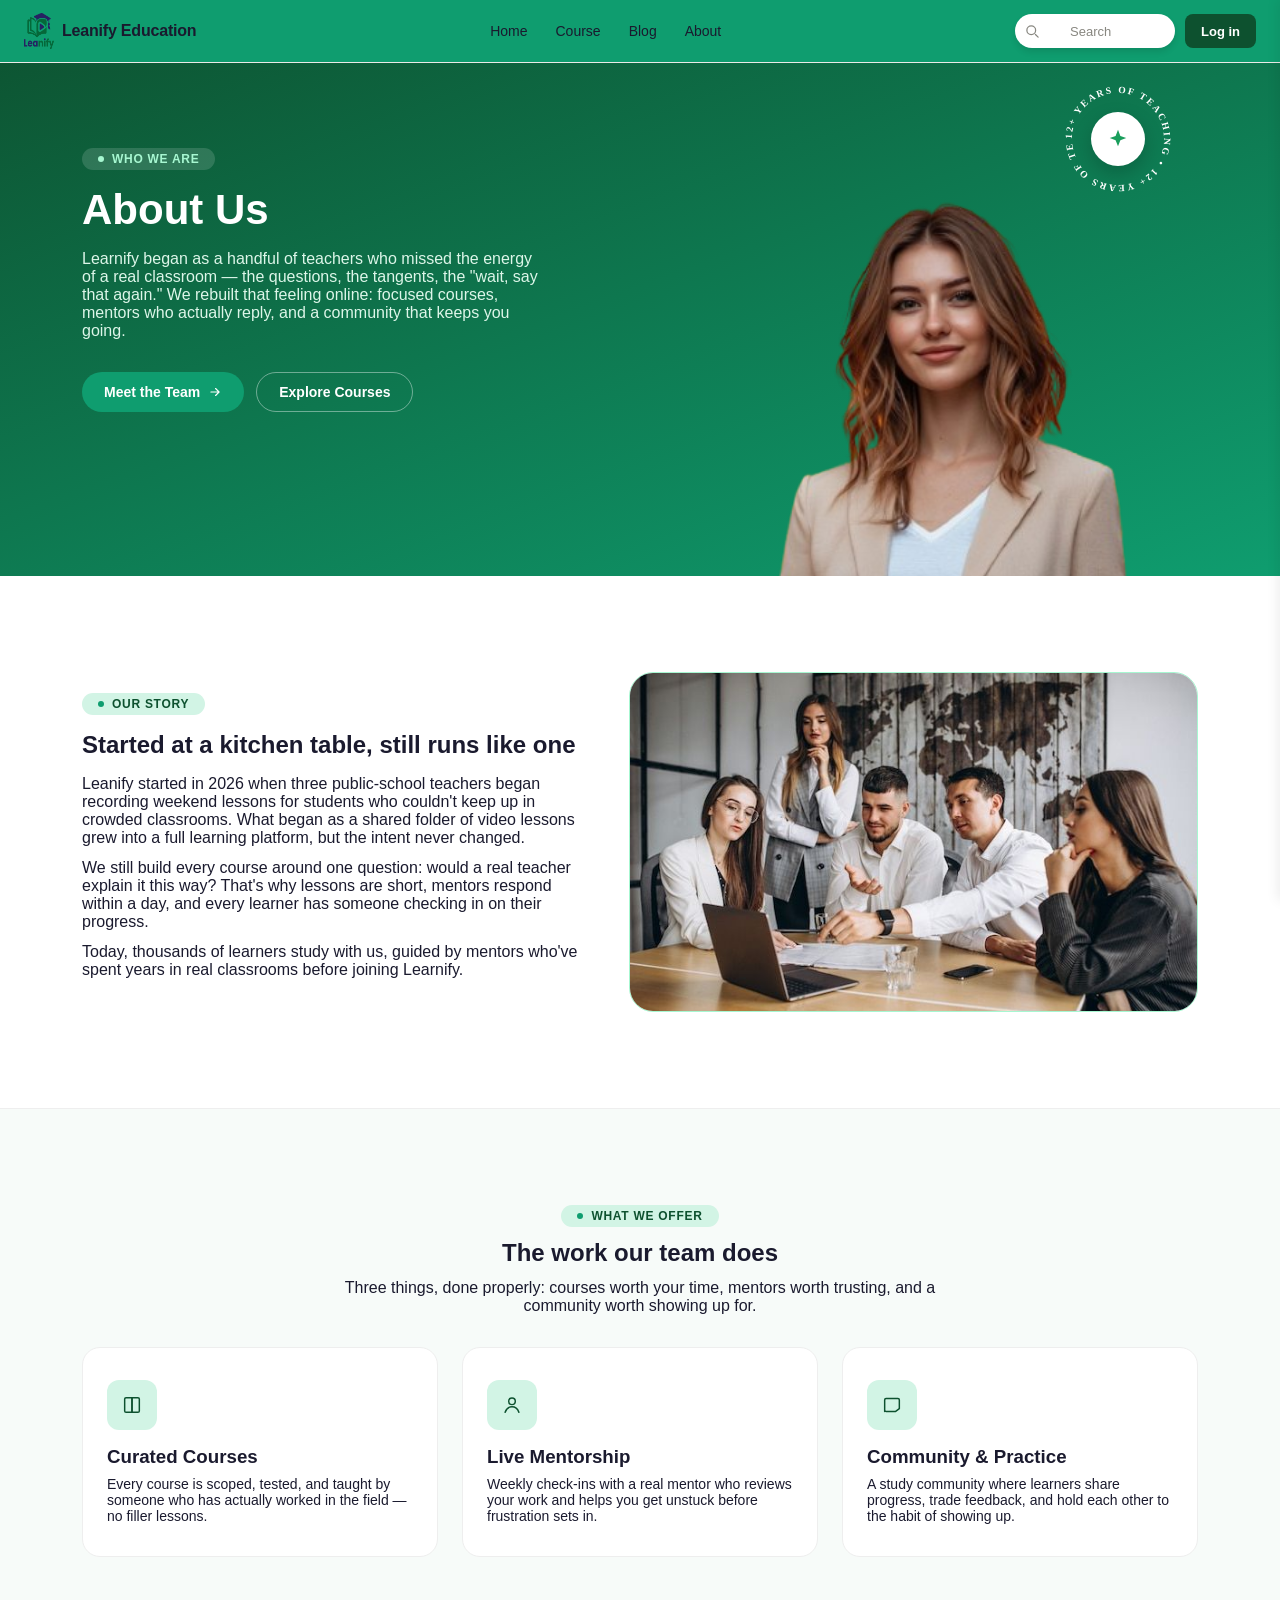
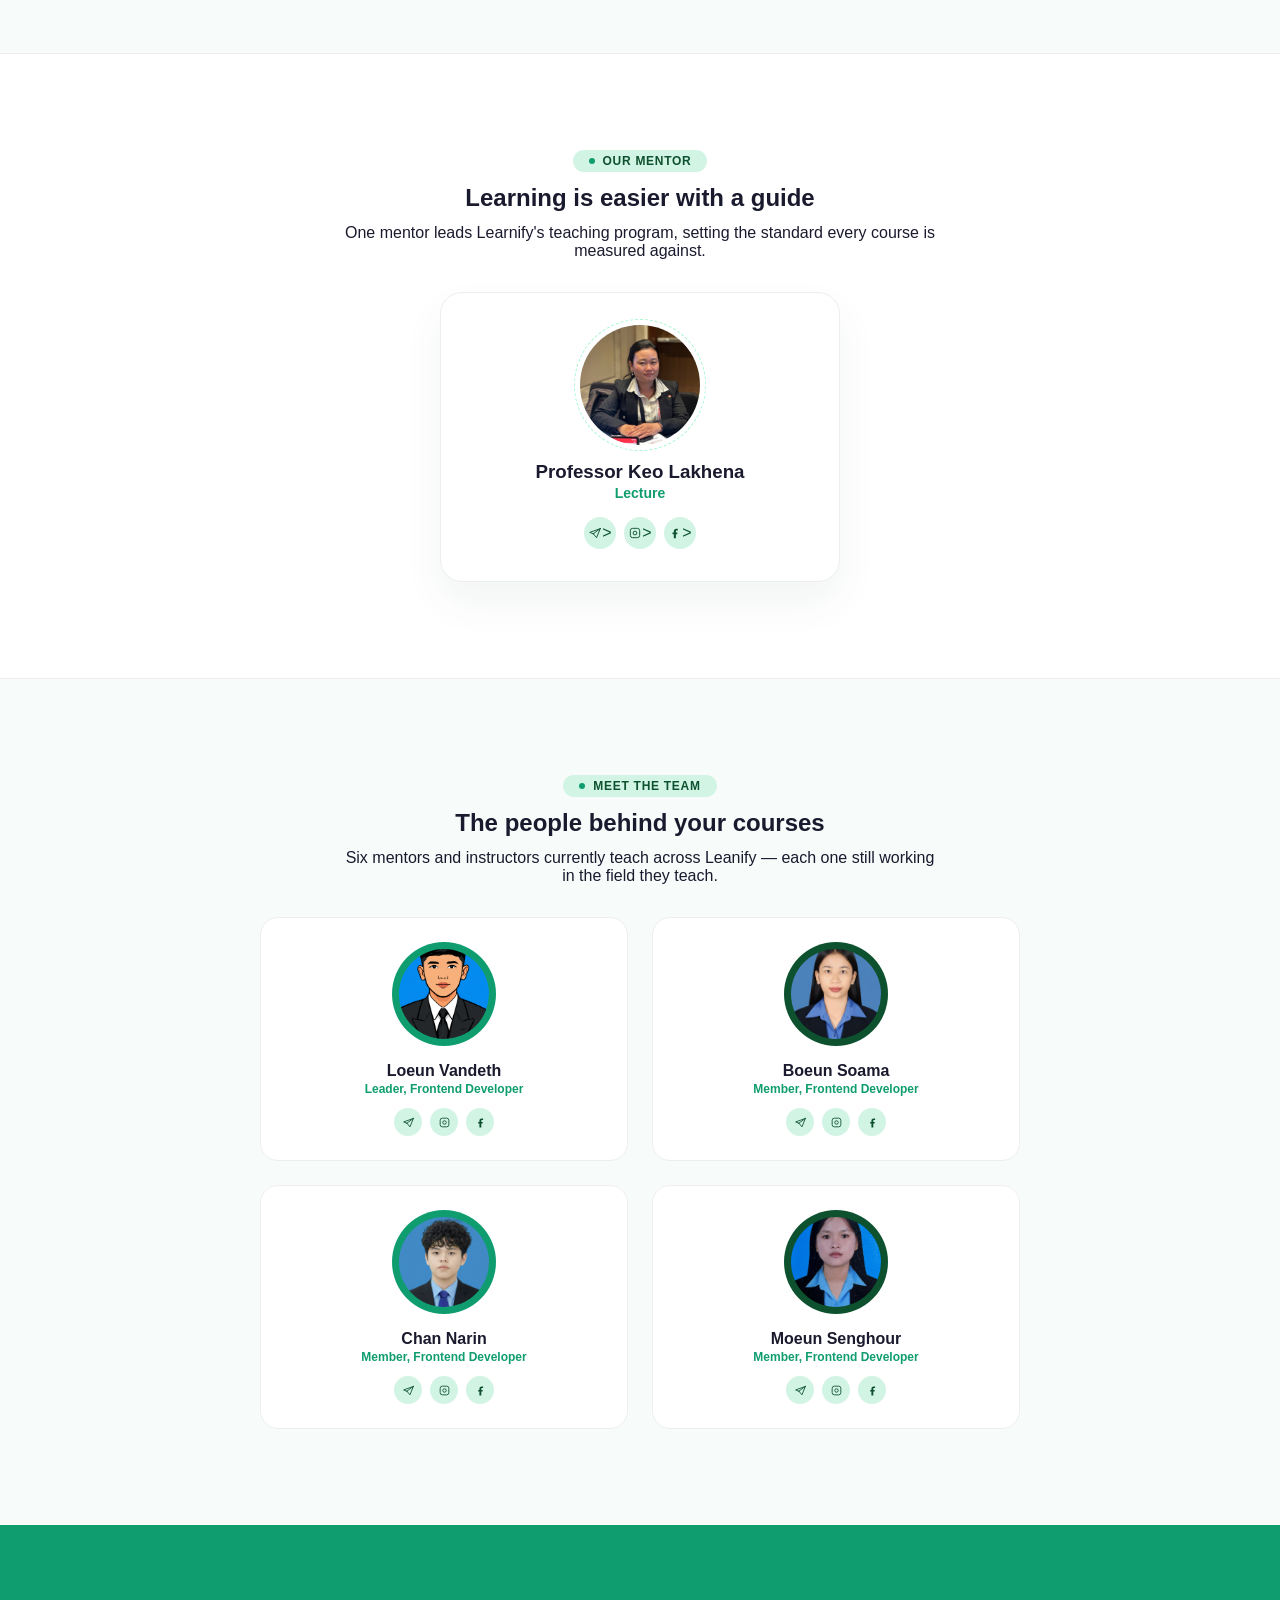
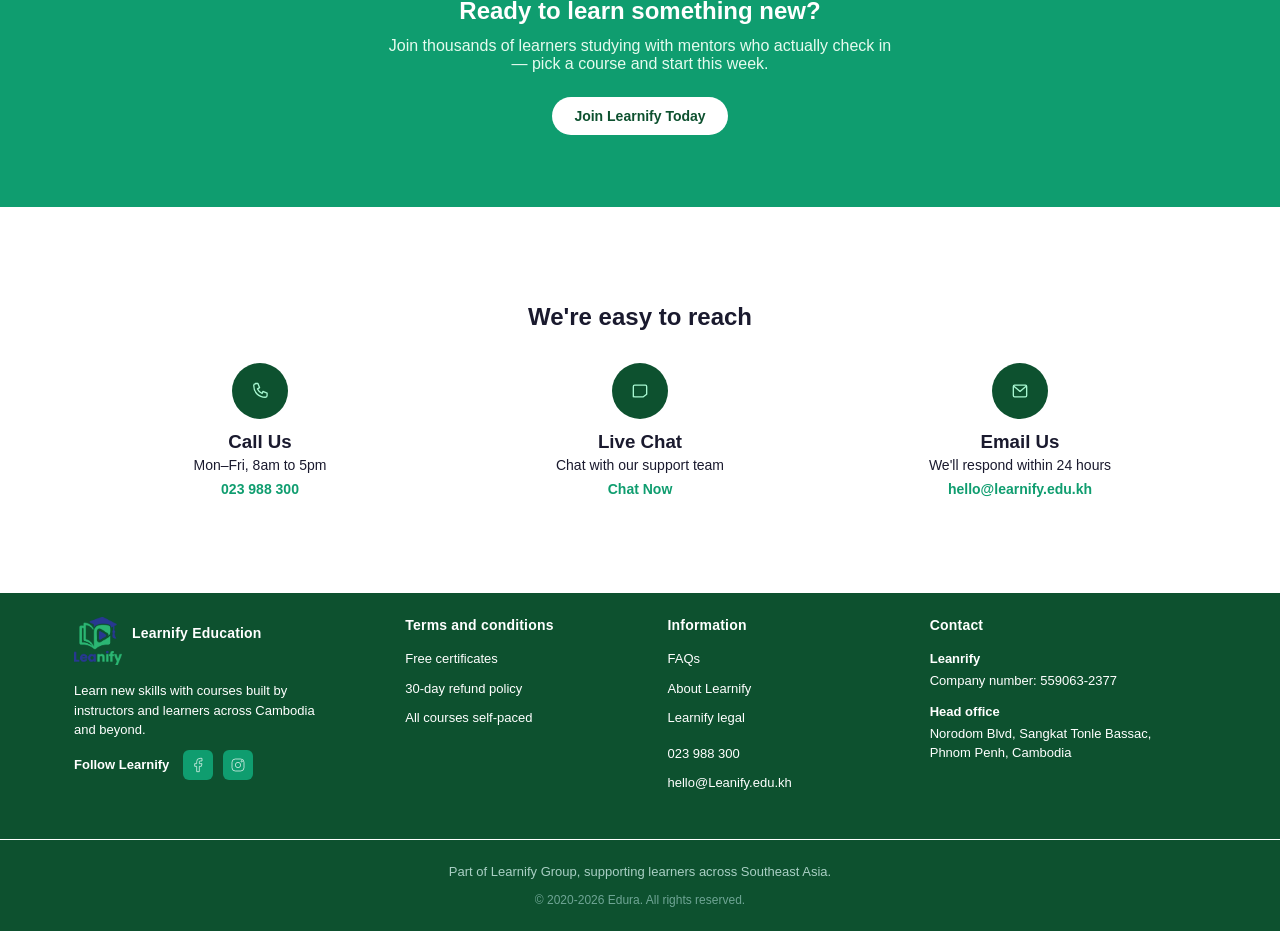
<file: about_us.html>
<!doctype html>
<html lang="en">
  <head>
    <meta charset="UTF-8" />
    <meta name="viewport" content="width=device-width, initial-scale=1.0" />
    <title>Learnify Education - About Us</title>
    <link rel="icon" type="image/png" href="./public/Leanify logo (1).png">
    <link rel="stylesheet" href="./css/main.css" />
  </head>
  <body>
    <!-- header -->
    <header id="navigetion_bar"></header>

    <main>
      <section class="hero-about">
        <div class="wrap-about hero-grid-about">
          <div>
            <span class="eyebrow-about"
              ><span class="eyebrow-dot-about"></span>Who we are</span
            >
            <h1>About Us</h1>
            <p>
              Learnify began as a handful of teachers who missed the energy of a
              real classroom — the questions, the tangents, the "wait, say that
              again." We rebuilt that feeling online: focused courses, mentors
              who actually reply, and a community that keeps you going.
            </p>
            <div class="hero-buttons-about">
              <a href="#team-about" class="btn-about">
                Meet the Team
                <svg width="14" height="14" viewBox="0 0 24 24" fill="none">
                  <path
                    d="M5 12h14M13 6l6 6-6 6"
                    stroke="currentColor"
                    stroke-width="2"
                    stroke-linecap="round"
                    stroke-linejoin="round"
                  />
                </svg>
              </a>
              <a href="./course_list.html" class="btn-about btn-outline-about"
                >Explore Courses</a
              >
            </div>
          </div>
          <div class="hero-art-about">
            <div class="badge-core-about">
              <svg width="22" height="22" viewBox="0 0 24 24" fill="none">
                <path
                  d="M12 2l2.6 6.6L21 11l-6.4 2.4L12 20l-2.6-6.6L3 11l6.4-2.4L12 2Z"
                  fill="#1a9e5c"
                />
              </svg>
            </div>
            <svg class="badge-spin-about" viewBox="0 0 118 118">
              <path
                id="circlePath-about"
                fill="none"
                d="M59,59 m-46,0 a46,46 0 1,1 92,0 a46,46 0 1,1 -92,0"
              />
              <text
                font-family="Poppins"
                font-size="9.6"
                font-weight="600"
                fill="#ffffff"
                letter-spacing="2"
              >
                <textPath href="#circlePath-about">
                  12+ YEARS OF TEACHING • 12+ YEARS OF TEACHING •
                </textPath>
              </text>
            </svg>
            <img src="./public/page/aboutpage/banner(1).png" alt="">
          </div>
        </div>
      </section>

      <section class="story-about">
        <div class="wrap-about story-grid-about">
          <div>
            <span class="eyebrow-about"
              ><span class="eyebrow-dot-about"></span>Our story</span
            >
            <h2>Started at a kitchen table, still runs like one</h2>
            <p>
              Leanify started in 2026 when three public-school teachers began
              recording weekend lessons for students who couldn't keep up in
              crowded classrooms. What began as a shared folder of video lessons
              grew into a full learning platform, but the intent never changed.
            </p>
            <p>
              We still build every course around one question: would a real
              teacher explain it this way? That's why lessons are short, mentors
              respond within a day, and every learner has someone checking in on
              their progress.
            </p>
            <p>
              Today, thousands of learners study with us, guided by mentors
              who've spent years in real classrooms before joining Learnify.
            </p>
          </div>
          <div class="story-art-about">
            <img src="./public/page/discussion.jpg" alt="">
          </div>
        </div>
      </section>

      <section class="services-about">
        <div class="wrap-about">
          <div class="section-head-about">
            <span class="eyebrow-about"
              ><span class="eyebrow-dot-about"></span>What we offer</span
            >
            <h2>The work our team does</h2>
            <p>
              Three things, done properly: courses worth your time, mentors
              worth trusting, and a community worth showing up for.
            </p>
          </div>
          <div class="service-grid-about">
            <div class="card-about">
              <div class="card-icon-about">
                <svg width="22" height="22" viewBox="0 0 24 24" fill="none">
                  <path
                    d="M4 5.5C4 4.7 4.7 4 5.5 4H12v16H5.5c-.8 0-1.5-.7-1.5-1.5v-13Z"
                    stroke="currentColor"
                    stroke-width="1.6"
                    stroke-linejoin="round"
                  />
                  <path
                    d="M20 5.5c0-.8-.7-1.5-1.5-1.5H12v16h6.5c.8 0 1.5-.7 1.5-1.5v-13Z"
                    stroke="currentColor"
                    stroke-width="1.6"
                    stroke-linejoin="round"
                  />
                </svg>
              </div>
              <h3>Curated Courses</h3>
              <p>
                Every course is scoped, tested, and taught by someone who has
                actually worked in the field — no filler lessons.
              </p>
            </div>
            <div class="card-about">
              <div class="card-icon-about">
                <svg width="22" height="22" viewBox="0 0 24 24" fill="none">
                  <circle
                    cx="12"
                    cy="8"
                    r="3.6"
                    stroke="currentColor"
                    stroke-width="1.6"
                  />
                  <path
                    d="M4.5 20c1.4-4 4.4-6 7.5-6s6.1 2 7.5 6"
                    stroke="currentColor"
                    stroke-width="1.6"
                    stroke-linecap="round"
                  />
                </svg>
              </div>
              <h3>Live Mentorship</h3>
              <p>
                Weekly check-ins with a real mentor who reviews your work and
                helps you get unstuck before frustration sets in.
              </p>
            </div>
            <div class="card-about">
              <div class="card-icon-about">
                <svg width="22" height="22" viewBox="0 0 24 24" fill="none">
                  <path
                    d="M4 19V6.5C4 5.7 4.7 5 5.5 5h13c.8 0 1.5.7 1.5 1.5V16l-4 3H5.5A1.5 1.5 0 0 1 4 17.5Z"
                    stroke="currentColor"
                    stroke-width="1.6"
                    stroke-linejoin="round"
                  />
                </svg>
              </div>
              <h3>Community & Practice</h3>
              <p>
                A study community where learners share progress, trade feedback,
                and hold each other to the habit of showing up.
              </p>
            </div>
          </div>
        </div>
      </section>

      <section class="mentor-about">
        <div class="wrap-about">
          <div class="section-head-about">
            <span class="eyebrow-about"
              ><span class="eyebrow-dot-about"></span>Our mentor</span
            >
            <h2>Learning is easier with a guide</h2>
            <p>
              One mentor leads Learnify's teaching program, setting the standard
              every course is measured against.
            </p>
          </div>
          <div class="mentor-card-about">
            <div class="avatar-about">
              <img src="./public/page/homepage/lecture.jpg" alt="" />
            </div>
            <h3>Professor Keo Lakhena</h3>
            <span class="role-about">Lecture</span>
            <div class="social-row-about">
              <a class="social-dot-about" href="#"
                ><svg width="14" height="14" viewBox="0 0 24 24" fill="none">
                  <path
                    d="M21 4.5 3 11l6 2.3M21 4.5 14.7 20l-5.7-6.7M21 4.5 9 13.3"
                    stroke="currentColor"
                    stroke-width="1.6"
                    stroke-linecap="round"
                    stroke-linejoin="round"
                  /></svg>
              ></a>
              <a class="social-dot-about" href="#"
                ><svg width="14" height="14" viewBox="0 0 24 24" fill="none">
                  <path
                    d="M16 4H8a4 4 0 0 0-4 4v8a4 4 0 0 0 4 4h8a4 4 0 0 0 4-4V8a4 4 0 0 0-4-4Z"
                    stroke="currentColor"
                    stroke-width="1.6"
                  />
                  <circle
                    cx="12"
                    cy="12"
                    r="3.2"
                    stroke="currentColor"
                    stroke-width="1.6"
                  /></svg>
              ></a>
              <a class="social-dot-about" href="#"
                ><svg width="14" height="14" viewBox="0 0 24 24" fill="none">
                  <path
                    d="M13.5 21v-7h2.3l.4-3H13.5V9c0-.9.2-1.5 1.6-1.5h1.7V4.8C16.5 4.7 15.5 4.6 14.3 4.6c-2.5 0-4.3 1.5-4.3 4.3V11H7.7v3h2.3v7h3.5Z"
                    fill="currentColor"
                  /></svg>
              ></a>
            </div>
          </div>
        </div>
      </section>

      <section class="team-about" id="team-about">
        <div class="wrap-about">
          <div class="section-head-about">
            <span class="eyebrow-about"
              ><span class="eyebrow-dot-about"></span>Meet the team</span
            >
            <h2>The people behind your courses</h2>
            <p>
              Six mentors and instructors currently teach across Leanify — each
              one still working in the field they teach.
            </p>
          </div>
          <div class="team-grid-about" id="teamGrid-about"></div>
        </div>
      </section>

      <section class="cta-banner-about">
        <div class="wrap-about">
          <h2>Ready to learn something new?</h2>
          <p>
            Join thousands of learners studying with mentors who actually check
            in — pick a course and start this week.
          </p>
          <a href="#" class="btn-about">Join Learnify Today</a>
        </div>
      </section>

      <section class="contact-about">
        <div class="wrap-about">
          <h2>We're easy to reach</h2>
          <div class="contact-grid-about">
            <div>
              <div class="contact-icon-about">
                <svg width="20" height="20" viewBox="0 0 24 24" fill="none">
                  <path
                    d="M6.5 3h3l2 5-2.5 1.5a11 11 0 0 0 5.5 5.5L15.5 12.5l5 2v3a2 2 0 0 1-2 2C10.4 19.5 4.5 13.6 4.5 5.5a2 2 0 0 1 2-2Z"
                    stroke="currentColor"
                    stroke-width="1.6"
                    stroke-linejoin="round"
                  />
                </svg>
              </div>
              <h3>Call Us</h3>
              <p class="detail-about">Mon–Fri, 8am to 5pm</p>
              <p class="action-about">023 988 300</p>
            </div>
            <div>
              <div class="contact-icon-about">
                <svg width="20" height="20" viewBox="0 0 24 24" fill="none">
                  <path
                    d="M4 19V6.5C4 5.7 4.7 5 5.5 5h13c.8 0 1.5.7 1.5 1.5V16l-4 3H5.5A1.5 1.5 0 0 1 4 17.5Z"
                    stroke="currentColor"
                    stroke-width="1.6"
                    stroke-linejoin="round"
                  />
                </svg>
              </div>
              <h3>Live Chat</h3>
              <p class="detail-about">Chat with our support team</p>
              <p class="action-about">Chat Now</p>
            </div>
            <div>
              <div class="contact-icon-about">
                <svg width="20" height="20" viewBox="0 0 24 24" fill="none">
                  <path
                    d="M4 6.5C4 5.7 4.7 5 5.5 5h13c.8 0 1.5.7 1.5 1.5v11c0 .8-.7 1.5-1.5 1.5h-13A1.5 1.5 0 0 1 4 17.5v-11Z"
                    stroke="currentColor"
                    stroke-width="1.6"
                  />
                  <path
                    d="M5 6.5l7 6 7-6"
                    stroke="currentColor"
                    stroke-width="1.6"
                    stroke-linecap="round"
                    stroke-linejoin="round"
                  />
                </svg>
              </div>
              <h3>Email Us</h3>
              <p class="detail-about">We'll respond within 24 hours</p>
              <p class="action-about">hello@learnify.edu.kh</p>
            </div>
          </div>
        </div>
      </section>
    </main>

    <!-- footer -->
    <footer id="footer"></footer>
    <!-- script -->
    <script src="./js/about.js"></script>
    <script src="./components/navBar.js"></script>
    <script src="./components/footer.js"></script>
  </body>
</html>
</file>
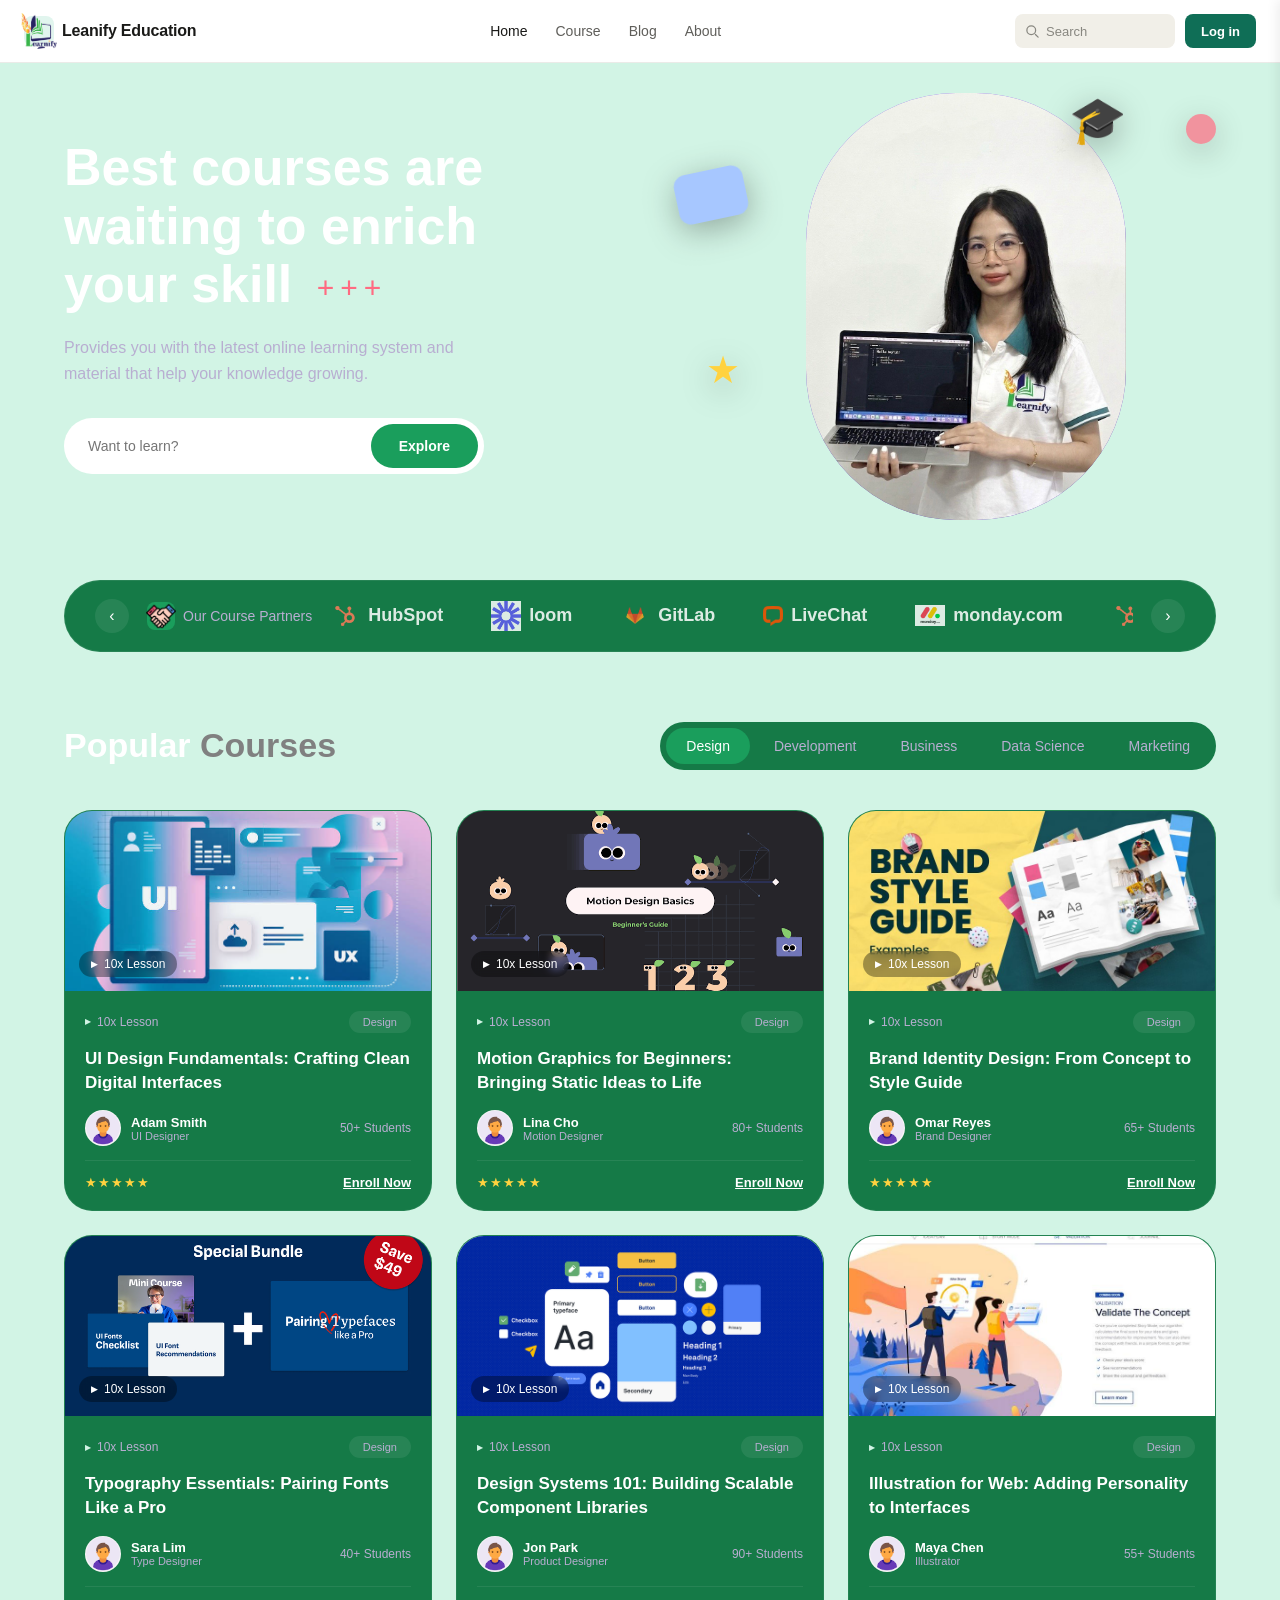
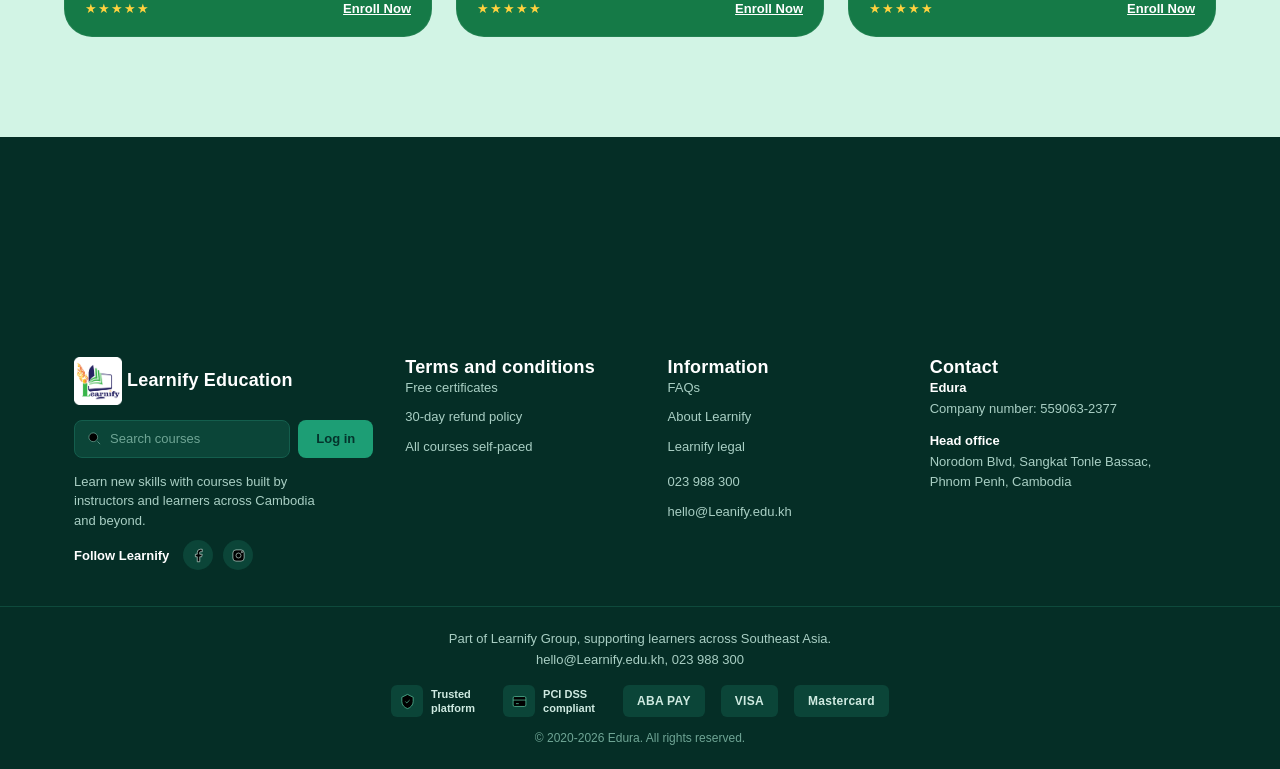
<file: course.html>
<!DOCTYPE html>
<html lang="en">

<head>
    <meta charset="UTF-8">
    <meta name="viewport" content="width=device-width, initial-scale=1.0">
    <title>Edujar — Best courses are waiting to enrich your skill</title>
    <link rel="stylesheet" href="./style/navigetionBar.css" />
    <link rel="stylesheet" href="./style/footer.css" />
    <style>
        :root {
            --bg-deep: #d2f4e5;
            --bg-card: #157a47;
            --purple: #1a9e5c;
            --purple-light: #d2f4e5;
            --pink: #ff6b81;
            --yellow: #ffd23f;
            --text-light: #ffffff;
            --text-muted: #b8aed1;
            --radius-lg: 28px;
            --radius-md: 18px;
        }

        * {
            margin: 0;
            padding: 0;
            box-sizing: border-box;
        }

        body {
            font-family: 'Segoe UI', Helvetica, Arial, sans-serif;
            background: var(--bg-deep);
            color: var(--text-light);
            overflow-x: hidden;
        }

        a {
            color: inherit;
            text-decoration: none;
        }

        .container {
            max-width: 1200px;
            margin: 0 auto;
            padding: 0 24px;
        }

        /* ===== HERO ===== */
        .hero {
            display: grid;
            grid-template-columns: 1.1fr 0.9fr;
            gap: 40px;
            align-items: center;
            padding: 30px 24px 60px;
            max-width: 1200px;
            margin: 0 auto;
        }

        .hero h1 {
            font-size: 52px;
            line-height: 1.12;
            font-weight: 800;
        }

        .plus-row {
            display: inline-flex;
            gap: 6px;
            margin-left: 10px;
            vertical-align: middle;
        }

        .plus {
            color: var(--pink);
            font-size: 30px;
            font-weight: 300;
        }

        .hero p {
            margin-top: 22px;
            color: var(--text-muted);
            font-size: 16px;
            max-width: 440px;
            line-height: 1.6;
        }

        .search-bar {
            margin-top: 32px;
            display: flex;
            align-items: center;
            background: white;
            border-radius: 40px;
            padding: 6px 6px 6px 24px;
            max-width: 420px;
        }

        .search-bar input {
            border: none;
            outline: none;
            flex: 1;
            font-size: 14px;
            color: #333;
            padding: 10px 0;
        }

        .search-bar button {
            background: var(--purple);
            color: white;
            border: none;
            padding: 14px 28px;
            border-radius: 30px;
            font-weight: 600;
            font-size: 14px;
            cursor: pointer;
        }

        .search-bar button:hover {
            background: var(--purple-light);
        }

        /* Hero Illustration */
        .hero-art {
            position: relative;
            display: flex;
            justify-content: center;
            align-items: center;
        }

        .blob {
            width: 320px;
            background: linear-gradient(160deg, #7b54f5, #4d2fa8);
            border-radius: 150px;
            position: relative;
            display: flex;
            align-items: flex-end;
            justify-content: center;
            overflow: hidden;
            /* Keeps image inside */
        }

        .student {
            display: flex;
            justify-content: center;
            align-items: flex-end;
        }

        .student img {
            width: 100%;
            height: 100%;
            object-fit: contain;
            /* or cover */
        }


        .floating {
            position: absolute;
            filter: drop-shadow(0 8px 16px rgba(0, 0, 0, 0.3));
        }

        .float-card {
            top: 18%;
            left: -8%;
            width: 70px;
            height: 50px;
            background: #a7c7ff;
            border-radius: 12px;
            transform: rotate(-12deg);
            animation: float1 4s ease-in-out infinite;
        }

        .float-star {
            bottom: 30%;
            left: -2%;
            color: var(--yellow);
            font-size: 38px;
            animation: float2 5s ease-in-out infinite;
        }

        .float-dot {
            top: 5%;
            right: 0;
            width: 30px;
            height: 30px;
            background: var(--pink);
            border-radius: 50%;
            opacity: 0.7;
            animation: float2 6s ease-in-out infinite;
        }

        .float-hat {
            top: 0%;
            right: 18%;
            font-size: 46px;
            animation: float1 4.5s ease-in-out infinite;
        }

        @keyframes float1 {

            0%,
            100% {
                transform: translateY(0) rotate(-12deg);
            }

            50% {
                transform: translateY(-12px) rotate(-8deg);
            }
        }

        @keyframes float2 {

            0%,
            100% {
                transform: translateY(0);
            }

            50% {
                transform: translateY(-14px);
            }
        }

        /* ===== PARTNERS ===== */
        .partners-wrap {
            max-width: 1200px;
            margin: 0 auto 70px;
            padding: 0 24px;
        }

        .partners {
            background: var(--bg-card);
            border: 1px solid rgba(255, 255, 255, 0.08);
            border-radius: 40px;
            padding: 18px 30px;
            display: flex;
            align-items: center;
            gap: 18px;
        }

        .partners .tag {
            display: flex;
            align-items: center;
            gap: 8px;
            font-size: 14px;
            color: var(--text-muted);
            white-space: nowrap;
        }

        .tag .icon-box {
            width: 28px;
            height: 28px;
            background: var(--purple);
            border-radius: 8px;
            display: flex;
            align-items: center;
            justify-content: center;
        }

        .partner-track {
            display: flex;
            align-items: center;
            gap: 48px;
            overflow: hidden;
            flex: 1;
            position: relative;
        }

        .partner-track .items {
            display: flex;
            gap: 48px;
            animation: scroll 18s linear infinite;
        }

        .partner-track:hover .items {
            animation-play-state: paused;
        }

        @keyframes scroll {
            0% {
                transform: translateX(0);
            }

            100% {
                transform: translateX(-50%);
            }
        }

        .partner-item {
            display: flex;
            align-items: center;
            gap: 8px;
            font-size: 18px;
            font-weight: 600;
            color: var(--text-light);
            white-space: nowrap;
            opacity: 0.85;
        }

        .partner-item span.dot {
            width: 8px;
            height: 8px;
            border-radius: 50%;
        }

        .nav-arrow {
            width: 34px;
            height: 34px;
            border-radius: 50%;
            background: rgba(255, 255, 255, 0.08);
            display: flex;
            align-items: center;
            justify-content: center;
            cursor: pointer;
            flex-shrink: 0;
            border: none;
            color: white;
            font-size: 16px;
        }

        /* ===== COURSES ===== */
        .courses-section {
            max-width: 1200px;
            margin: 0 auto;
            padding: 0 24px 100px;
        }

        .courses-header {
            display: flex;
            justify-content: space-between;
            align-items: center;
            flex-wrap: wrap;
            gap: 20px;
            margin-bottom: 40px;
        }

        .courses-header h2 {
            font-size: 34px;
            font-weight: 800;
        }

        .courses-header h2 .accent {
            color: var(--purple-light);
        }

        .tabs {
            display: flex;
            background: var(--bg-card);
            padding: 6px;
            border-radius: 30px;
            gap: 4px;
        }

        .tab {
            padding: 10px 20px;
            border-radius: 24px;
            font-size: 14px;
            cursor: pointer;
            color: var(--text-muted);
            border: none;
            background: transparent;
            transition: all .25s;
            white-space: nowrap;
        }

        .tab.active {
            background: var(--purple);
            color: white;
        }

        .course-grid {
            display: grid;
            grid-template-columns: repeat(3, 1fr);
            gap: 24px;
        }

        .course-card {
            background: var(--bg-card);
            border-radius: var(--radius-lg);
            overflow: hidden;
            border: 1px solid rgba(255, 255, 255, 0.06);
            transition: transform .25s, box-shadow .25s;
        }

        .course-card:hover {
            transform: translateY(-6px);
            box-shadow: 0 16px 40px rgba(108, 76, 240, 0.25);
        }

       .thumb {
    position: relative;
    width: 100%;
    height: 180px; /* adjust to your needs */
    overflow: hidden;
    background: #eee; /* fallback color */
}

.thumb img {
    width: 100%;
    height: 100%;
    object-fit: cover;
    display: block;
}
        .thumb .play-badge {
            position: absolute;
            bottom: 14px;
            left: 14px;
            background: rgba(0, 0, 0, 0.35);
            backdrop-filter: blur(4px);
            padding: 6px 12px;
            border-radius: 20px;
            font-size: 12px;
            display: flex;
            align-items: center;
            gap: 6px;
        }

        .play-badge::before {
            content: "▶";
            font-size: 9px;
        }

        .card-body {
            padding: 20px;
        }

        .card-top {
            display: flex;
            justify-content: space-between;
            align-items: center;
            margin-bottom: 14px;
        }

        .lesson-tag {
            font-size: 12px;
            color: var(--text-muted);
            display: flex;
            align-items: center;
            gap: 6px;
        }

        .lesson-tag::before {
            content: "▶";
            font-size: 8px;
            color: var(--purple-light);
        }

        .category-pill {
            background: rgba(255, 255, 255, 0.08);
            padding: 5px 14px;
            border-radius: 20px;
            font-size: 11px;
            color: var(--text-muted);
        }

        .card-body h3 {
            font-size: 17px;
            line-height: 1.4;
            margin-bottom: 16px;
            font-weight: 700;
        }

        .instructor-row {
            display: flex;
            justify-content: space-between;
            align-items: center;
            padding-bottom: 14px;
            border-bottom: 1px solid rgba(255, 255, 255, 0.08);
            margin-bottom: 14px;
        }

        .instructor {
            display: flex;
            align-items: center;
            gap: 10px;
        }

        .avatar {
            width: 36px;
            height: 36px;
            border-radius: 50%;
            flex-shrink: 0;
            background-image: url(image/user.png);
            background-size: cover;
            background-position: center;
        }

        .instructor .name {
            font-size: 13px;
            font-weight: 600;
        }

        .instructor .role {
            font-size: 11px;
            color: var(--text-muted);
        }

        .students {
            font-size: 12px;
            color: var(--text-muted);
        }

        .card-footer {
            display: flex;
            justify-content: space-between;
            align-items: center;
        }

        .stars {
            color: var(--yellow);
            font-size: 13px;
            letter-spacing: 1px;
        }

        .enroll {
            font-size: 13px;
            font-weight: 600;
            color: var(--text-light);
            text-decoration: underline;
            cursor: pointer;
        }
        /* thumbnail color variants */
        .t1 {
            background: linear-gradient(135deg, #8b6cf0, #5a3fce);
        }

        .t2 {
            background: linear-gradient(135deg, #3a6dab, #1d3a63);
        }

        .t3 {
            background: linear-gradient(135deg, #f0d23f, #c9a51c);
            color: #2a2300;
        }

        .t4 {
            background: linear-gradient(135deg, #f0a7c0, #d9709a);
            color: #3a0d1f;
        }

        .t5 {
            background: linear-gradient(135deg, #5a4ad9, #2d2570);
        }

        .t6 {
            background: linear-gradient(135deg, #e8e6f5, #c9c5e8);
            color: #2a2550;
        }

        @media(max-width:900px) {
            .hero {
                grid-template-columns: 1fr;
            }

            .hero-art {
                order: -1;
                height: 320px;
            }

            .hero h1 {
                font-size: 38px;
            }

            nav.links {
                display: none;
            }

            .course-grid {
                grid-template-columns: repeat(2, 1fr);
            }
        }

        @media(max-width:560px) {
            .course-grid {
                grid-template-columns: 1fr;
            }

            .courses-header {
                flex-direction: column;
                align-items: flex-start;
            }

            .tabs {
                flex-wrap: wrap;
            }

            header {
                flex-wrap: wrap;
                gap: 14px;
            }
        }
    </style>
</head>

<body>

    <header id="navigetion_bar"></header>
    <section class="hero">
        <div>
            <h1>Best courses <span class="accent">are</span><br>
                waiting to enrich<br>
                your skill
                <span class="plus-row"><span class="plus">+</span><span class="plus">+</span><span
                        class="plus">+</span></span>
            </h1>
            <p>Provides you with the latest online learning system and material that help your knowledge growing.</p>
            <div class="search-bar">
                <input type="text" placeholder="Want to learn?">
                <button>Explore</button>
            </div>
        </div>

        <div class="hero-art">
            <div class="blob">
                <div class="student">
                    <img src="image/image.png" class="img-fluid" alt="">
                </div>
            </div>
            <div class="floating float-card"></div>
            <div class="floating float-star">★</div>
            <div class="floating float-dot"></div>
            <div class="floating float-hat">🎓</div>
        </div>
    </section>

    <div class="partners-wrap">
        <div class="partners">
            <button class="nav-arrow" onclick="scrollPartners(-1)">‹</button>
            <div class="tag"><span class="icon-box"> <img src="image/partner.png" class="img-fluid" width="30px" alt=""></span> Our Course Partners</div>
            <div class="partner-track">
                <div class="items" id="partnerItems">
                    <div class="partner-item"><img src="image/HubSpot.png"  alt="HubSpot" style="width: 30px;"> HubSpot</div>
                    <div class="partner-item"><img src="image/loom.png" alt="loom" style="width: 30px;"> loom</div>
                    <div class="partner-item"><img src="image/GitLab.png" alt="GitLab" style="width: 30px;"> GitLab</div>
                    <div class="partner-item"><img src="image/livechat.png" alt="LiveChat" style="width: 20px;"> LiveChat</div>
                    <div class="partner-item"><img src="image/monday.com.jpg" alt="monday.com" style="width: 30px;"> monday.com</div>
                    <div class="partner-item"><img src="image/HubSpot.png"  alt="HubSpot" style="width: 30px;"> HubSpot</div>
                    <div class="partner-item"><img src="image/loom.png" alt="loom" style="width: 30px;"> loom</div>
                    <div class="partner-item"><img src="image/GitLab.png" alt="GitLab" style="width: 30px;"> GitLab</div>
                    <div class="partner-item"><img src="image/livechat.png" alt="LiveChat" style="width: 20px;"> LiveChat</div>
                    <div class="partner-item"><img src="image/monday.com.jpg" alt="monday.com" style="width: 30px;"> monday.com</div>
                </div>
            </div>
            <button class="nav-arrow" onclick="scrollPartners(1)">›</button>
        </div>
    </div>

    <section class="courses-section">
        <div class="courses-header">
            <h2>Popular <span style="color: gray;">Courses</span></h2>
            <div class="tabs" id="tabs">
                <button class="tab active" data-cat="design">Design</button>
                <button class="tab" data-cat="development">Development</button>
                <button class="tab" data-cat="business">Business</button>
                <button class="tab" data-cat="data">Data Science</button>
                <button class="tab" data-cat="marketing">Marketing</button>
            </div>
        </div>

        <div class="course-grid" id="courseGrid"></div>
    </section>

    <footer id="footer"></footer>

    <script>
        // Course data per category
        const coursesByCategory = {
            design: [
                {
                    thumb: "image/images1.jpg",
                    title: "UI Design Fundamentals: Crafting Clean Digital Interfaces",
                    name: "Adam Smith",
                    role: "UI Designer",
                    students: "50+ Students"
                },
                {
                    thumb: "image/images3.png",
                    title: "Motion Graphics for Beginners: Bringing Static Ideas to Life",
                    name: "Lina Cho",
                    role: "Motion Designer",
                    students: "80+ Students"
                },
                {
                    thumb: "image/images4.jpg",
                    title: "Brand Identity Design: From Concept to Style Guide",
                    name: "Omar Reyes",
                    role: "Brand Designer",
                    students: "65+ Students"
                },
                {
                    thumb: "image/image5.png",
                    title: "Typography Essentials: Pairing Fonts Like a Pro",
                    name: "Sara Lim",
                    role: "Type Designer",
                    students: "40+ Students"
                },
                {
                    thumb: "image/images6.png",
                    title: "Design Systems 101: Building Scalable Component Libraries",
                    name: "Jon Park",
                    role: "Product Designer",
                    students: "90+ Students"
                },
                {
                    thumb: "image/images7.jpg",
                    title: "Illustration for Web: Adding Personality to Interfaces",
                    name: "Maya Chen",
                    role: "Illustrator",
                    students: "55+ Students"
                }
            ],
            development: [
                { thumb: 'image/images8.jpg', title: 'Python for Financial Analysis: Next and Algorithmic Trading', name: 'Adam Smith', role: 'Python Developer', students: '50+ Student' },
                { thumb: 'image/images9.jpg', title: 'Full-Stack Web Development with Modern JavaScript', name: 'Eli Brooks', role: 'Web Developer', students: '120+ Student' },
                { thumb: 'image/images10.jpg', title: 'Mastering React: Hooks, State and Component Patterns', name: 'Priya Nair', role: 'Frontend Engineer', students: '95+ Student' },
                { thumb: 'image/images11.jpg', title: 'Backend Engineering with Node.js and PostgreSQL', name: 'Diego Ruiz', role: 'Backend Developer', students: '70+ Student' },
                { thumb: 'image/images12.jpg', title: 'Mobile App Development with Swift for Beginners', name: 'Anna Kim', role: 'iOS Developer', students: '60+ Student' },
                { thumb: 'image/images13.jpg', title: 'DevOps Foundations: CI/CD Pipelines Explained', name: 'Marcus Lee', role: 'DevOps Engineer', students: '45+ Student' },
            ],
            business: [
                { thumb: 'image/image14.jpg', title: 'Startup Fundamentals: From Idea to First Customer', name: 'Adam Smith', role: 'Business Coach', students: '50+ Student' },
                { thumb: 'image/images15.jpg', title: 'Negotiation Skills That Win Better Deals', name: 'Rachel Stone', role: 'Negotiation Coach', students: '75+ Student' },
                { thumb: 'image/images16.jpg', title: 'Financial Modeling for Small Business Owners', name: 'Tom Harris', role: 'Financial Analyst', students: '65+ Student' },
                { thumb: 'image/images17.jpg', title: 'Leadership Essentials: Managing High-Performing Teams', name: 'Nina Patel', role: 'Leadership Coach', students: '85+ Student' },
                { thumb: 'image/images18.jpg', title: 'Marketing Strategy for Early-Stage Startups', name: 'Carl Yu', role: 'Growth Strategist', students: '40+ Student' },
                { thumb: 'image/images19.png', title: 'Business Analytics: Making Decisions with Data', name: 'Lena Fox', role: 'Business Analyst', students: '55+ Student' },
            ],
            data: [
                { thumb: 'image/images20.jpg', title: 'Python for Financial Analysis: Next and Algorithmic Trading', name: 'Adam Smith', role: 'Data Scientist', students: '50+ Student' },
                { thumb: 'image/images21.jpg', title: 'Machine Learning Foundations with Scikit-Learn', name: 'Hana Suzuki', role: 'ML Engineer', students: '110+ Student' },
                { thumb: 'image/images22.jpg', title: 'Data Visualization: Telling Stories with Charts', name: 'Victor Cole', role: 'Data Analyst', students: '68+ Student' },
                { thumb: 'image/images23.jpg', title: 'SQL for Analysts: Queries That Actually Scale', name: 'Grace Han', role: 'Data Engineer', students: '72+ Student' },
                { thumb: 'image/images24.jpg', title: 'Deep Learning Basics: Neural Networks Explained', name: 'Sam Okafor', role: 'AI Researcher', students: '90+ Student' },
                { thumb: 'image/images25.jpg', title: 'Statistics for Data Science: A Practical Primer', name: 'Ivy Zhang', role: 'Statistician', students: '58+ Student' },
            ],
            marketing: [
                { thumb: 'image/images26.jpg', title: 'SEO Mastery: Ranking Higher with Less Guesswork', name: 'Adam Smith', role: 'SEO Specialist', students: '50+ Student' },
                { thumb: 'image/images27.jpg', title: 'Social Media Marketing for Small Brands', name: 'Tara Wells', role: 'Social Strategist', students: '80+ Student' },
                { thumb: 'image/images28.jpg', title: 'Email Marketing That Converts: Lists to Loyalty', name: 'Ben Carter', role: 'CRM Marketer', students: '63+ Student' },
                { thumb: 'image/images29.jpg', title: 'Content Marketing Strategy for Modern Brands', name: 'Olive Grant', role: 'Content Lead', students: '95+ Student' },
                { thumb: 'image/images30.jpg', title: 'Paid Ads 101: Running Profitable Campaigns', name: 'Felix Roy', role: 'Performance Marketer', students: '47+ Student' },
                { thumb: 'image/images31.jpg', title: 'Brand Storytelling: Connecting with Your Audience', name: 'Mona Singh', role: 'Brand Strategist', students: '58+ Student' },
            ],
        };

       function renderCourses(cat) {
    const grid = document.getElementById('courseGrid');
    grid.innerHTML = '';
    const list = coursesByCategory[cat] || [];
    list.forEach(c => {
        const card = document.createElement('div');
        card.className = 'course-card';
        card.innerHTML = `
            <div class="thumb">
                <img src="${c.thumb}" alt="${c.title}" onerror="this.style.display='none'">
                <div class="play-badge">10x Lesson</div>
            </div>
            <div class="card-body">
                <div class="card-top">
                    <span class="lesson-tag">10x Lesson</span>
                    <span class="category-pill">${cat.charAt(0).toUpperCase() + cat.slice(1)}</span>
                </div>
                <h3>${c.title}</h3>
                <div class="instructor-row">
                    <div class="instructor">
                        <div class="avatar"></div>
                        <div>
                            <div class="name">${c.name}</div>
                            <div class="role">${c.role}</div>
                        </div>
                    </div>
                    <div class="students">${c.students}</div>
                </div>
                <div class="card-footer">
                    <div class="stars">★★★★★</div>
                    <div class="enroll">Enroll Now</div>
                </div>
            </div>
        `;
        grid.appendChild(card);
    });
}
        document.getElementById('tabs').addEventListener('click', (e) => {
            const btn = e.target.closest('.tab');
            if (!btn) return;
            document.querySelectorAll('.tab').forEach(t => t.classList.remove('active'));
            btn.classList.add('active');
            renderCourses(btn.dataset.cat);
        });

        function scrollPartners(dir) {
            const track = document.getElementById('partnerItems');
            const current = getComputedStyle(track).animationPlayState;
            track.style.animationPlayState = 'paused';
            let pos = track.getBoundingClientRect().left;
            track.style.transform = `translateX(${pos + (dir * -120)}px)`;
            setTimeout(() => track.style.animationPlayState = 'running', 1500);
        }

        renderCourses('design');
    courses.design.forEach(course => {
    document.getElementById("course-list").innerHTML += `
        <div class="course-card">
            <img src="${course.thumb}" alt="${course.title}" class="course-image">

            <div class="course-content">
                <h3>${course.title}</h3>
                <p>${course.name}</p>
                <span>${course.role}</span>
                <p>${course.students}</p>
            </div>
        </div>
    `;
});
    </script>
    <script src="./component/navBar.js"></script>
    <script src="./component/footer.js"></script>

</body>

</html>
</file>
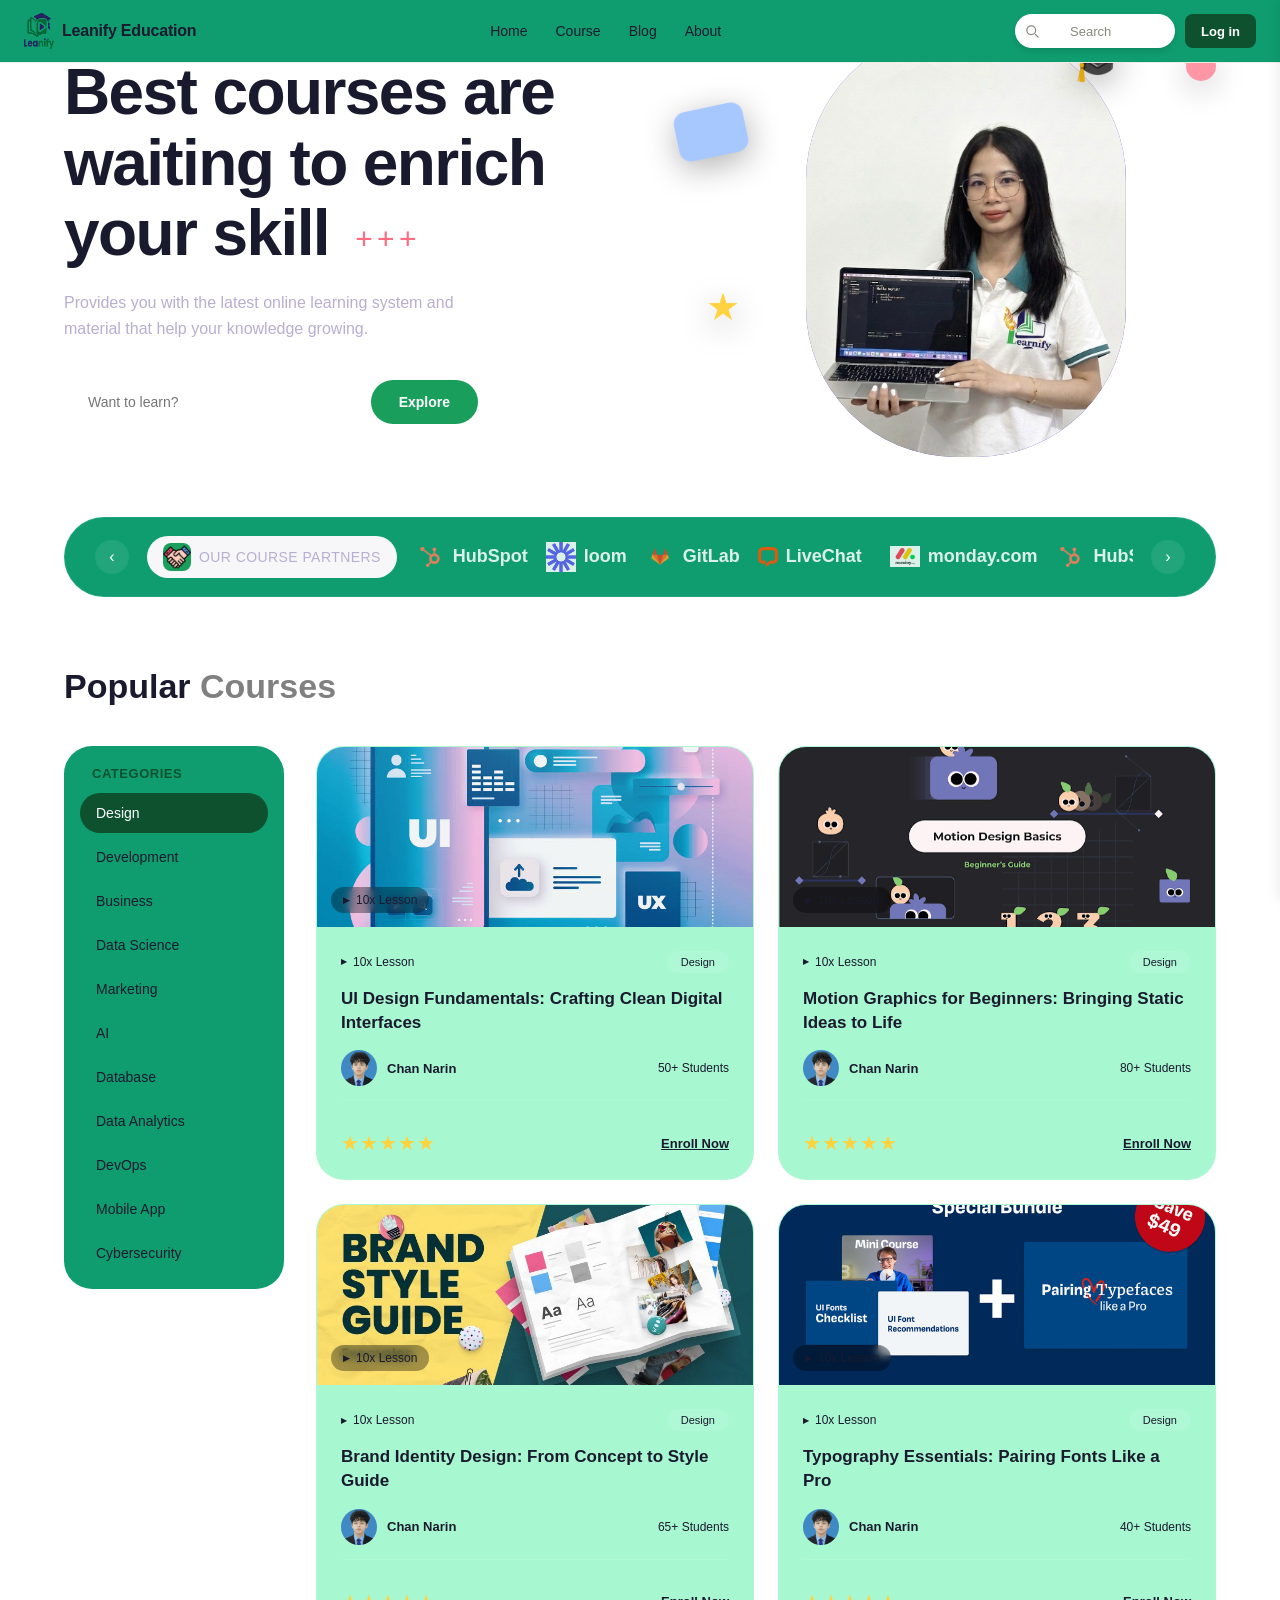
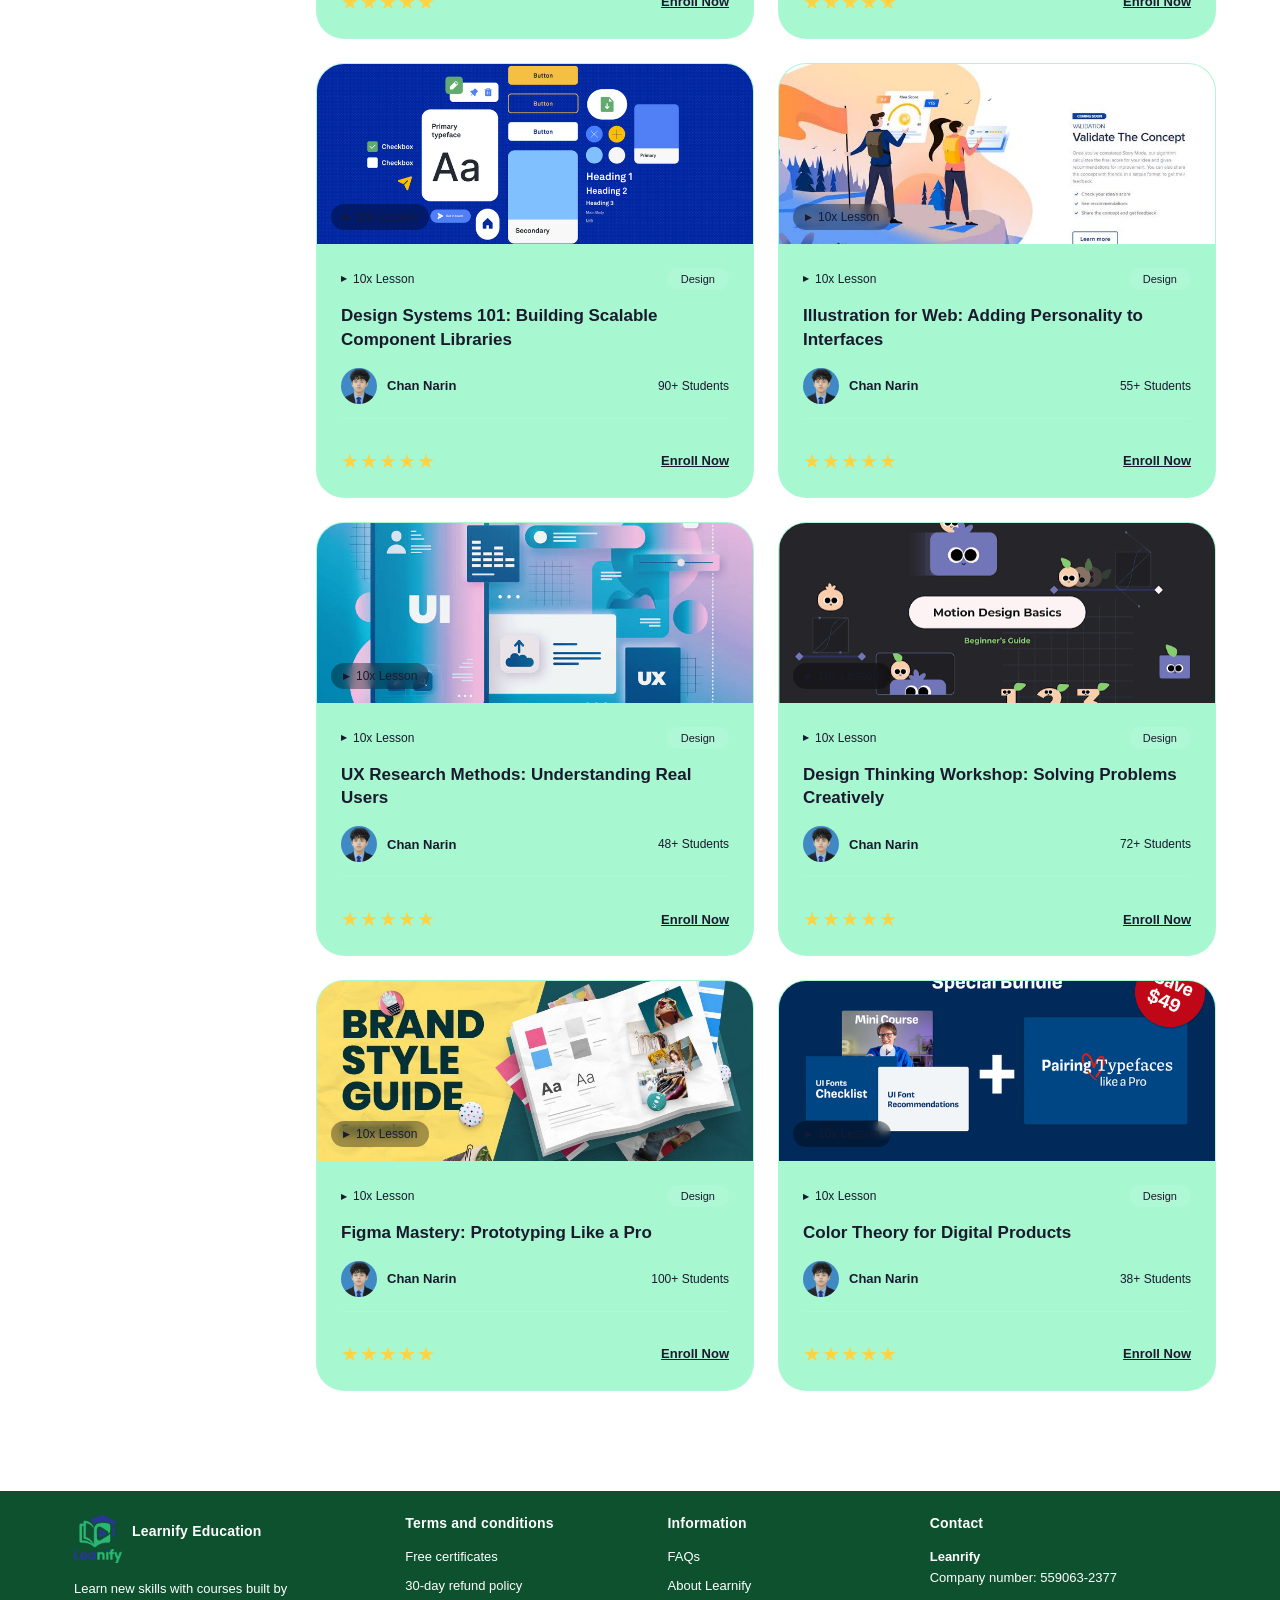
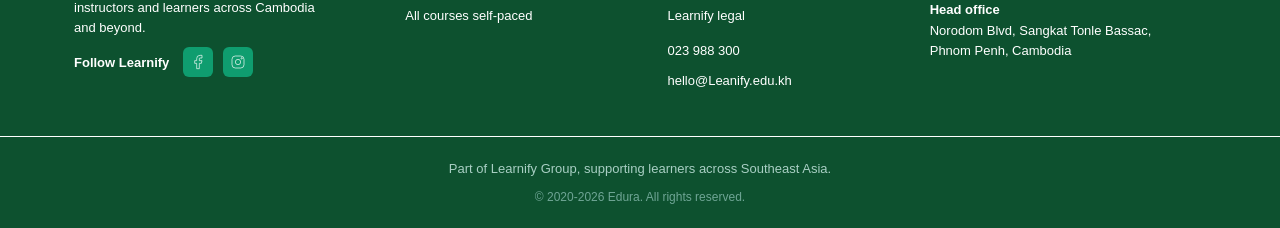
<file: course_list.html>
<!doctype html>
<html lang="en">
  <head>
    <meta charset="UTF-8" />
    <meta name="viewport" content="width=device-width, initial-scale=1.0" />
    <title>Learnify Education - Course</title>
    <link rel="icon" type="image/png" href="./public/Leanify logo (1).png" />
    <link rel="stylesheet" href="./css/main.css" />
  </head>

  <body>
    <header id="navigetion_bar"></header>
    <section class="hero">
      <div>
        <h1>
          Best courses <span class="accent">are</span><br />
          waiting to enrich<br />
          your skill
          <span class="plus-row"
            ><span class="plus">+</span><span class="plus">+</span
            ><span class="plus">+</span></span
          >
        </h1>
        <p>
          Provides you with the latest online learning system and material that
          help your knowledge growing.
        </p>
        <div class="search-bar">
          <input
            type="text"
            id="heroSearchInput"
            placeholder="Want to learn?"
          />
          <button id="heroSearchBtn">Explore</button>
        </div>
      </div>

      <div class="hero-art">
        <div class="blob">
          <div class="student">
            <img
              src="./public/page/coursepage/image.png"
              class="img-fluid"
              alt=""
            />
          </div>
        </div>
        <div class="floating float-card"></div>
        <div class="floating float-star">★</div>
        <div class="floating float-dot"></div>
        <div class="floating float-hat">🎓</div>
      </div>
    </section>

    <div class="partners-wrap">
      <div class="partners">
        <button class="nav-arrow" onclick="scrollPartners(-1)">‹</button>
        <div class="tag">
          <span class="icon-box">
            <img
              src="./public/page/coursepage/partner.png"
              class="img-fluid"
              width="30px"
              alt=""
          /></span>
          Our Course Partners
        </div>
        <div class="partner-track">
          <div class="items" id="partnerItems">
            <div class="partner-item">
              <img
                src="./public/page/coursepage/HubSpot.png"
                alt="HubSpot"
                style="width: 30px"
              />
              HubSpot
            </div>
            <div class="partner-item">
              <img
                src="./public/page/coursepage/loom.png"
                alt="loom"
                style="width: 30px"
              />
              loom
            </div>
            <div class="partner-item">
              <img
                src="./public/page/coursepage/GitLab.png"
                alt="GitLab"
                style="width: 30px"
              />
              GitLab
            </div>
            <div class="partner-item">
              <img
                src="./public/page/coursepage/livechat.png"
                alt="LiveChat"
                style="width: 20px"
              />
              LiveChat
            </div>
            <div class="partner-item">
              <img
                src="./public/page/coursepage/monday.com.jpg"
                alt="monday.com"
                style="width: 30px"
              />
              monday.com
            </div>
            <div class="partner-item">
              <img
                src="./public/page/coursepage/HubSpot.png"
                alt="HubSpot"
                style="width: 30px"
              />
              HubSpot
            </div>
            <div class="partner-item">
              <img
                src="./public/page/coursepage/loom.png"
                alt="loom"
                style="width: 30px"
              />
              loom
            </div>
            <div class="partner-item">
              <img
                src="./public/page/coursepage/GitLab.png"
                alt="GitLab"
                style="width: 30px"
              />
              GitLab
            </div>
            <div class="partner-item">
              <img
                src="./public/page/coursepage/livechat.png"
                alt="LiveChat"
                style="width: 20px"
              />
              LiveChat
            </div>
            <div class="partner-item">
              <img
                src="./public/page/coursepage/monday.com.jpg"
                alt="monday.com"
                style="width: 30px"
              />
              monday.com
            </div>
          </div>
        </div>
        <button class="nav-arrow" onclick="scrollPartners(1)">›</button>
      </div>
    </div>

    <section class="courses-section">
      <div class="courses-header">
        <h2 id="coursesHeading">
          Popular <span style="color: gray">Courses</span>
        </h2>
      </div>

      <div class="courses-layout">
        <aside class="courses-sidebar">
          <div class="sidebar-title">Categories</div>
          <div class="tabs" id="tabs">
            <button class="tab active" data-cat="design">Design</button>
            <button class="tab" data-cat="development">Development</button>
            <button class="tab" data-cat="business">Business</button>
            <button class="tab" data-cat="data">Data Science</button>
            <button class="tab" data-cat="marketing">Marketing</button>
            <button class="tab" data-cat="ai">AI</button>
            <button class="tab" data-cat="database">Database</button>
            <button class="tab" data-cat="analytics">Data Analytics</button>
            <button class="tab" data-cat="devops">DevOps</button>
            <button class="tab" data-cat="mobile">Mobile App</button>
            <button class="tab" data-cat="security">Cybersecurity</button>
          </div>
        </aside>

        <div class="courses-main">
          <p
            id="searchStatus"
            style="
              display: none;
              margin: -6px 0 20px;
              color: gray;
              font-size: 14px;
            "
          ></p>
          <div class="course-grid" id="courseGrid"></div>
        </div>
      </div>
    </section>

    <footer id="footer"></footer>

    <script src="./js/course.js"></script>
    <script src="./components/navBar.js"></script>
    <script src="./components/footer.js"></script>
  </body>
</html>
</file>
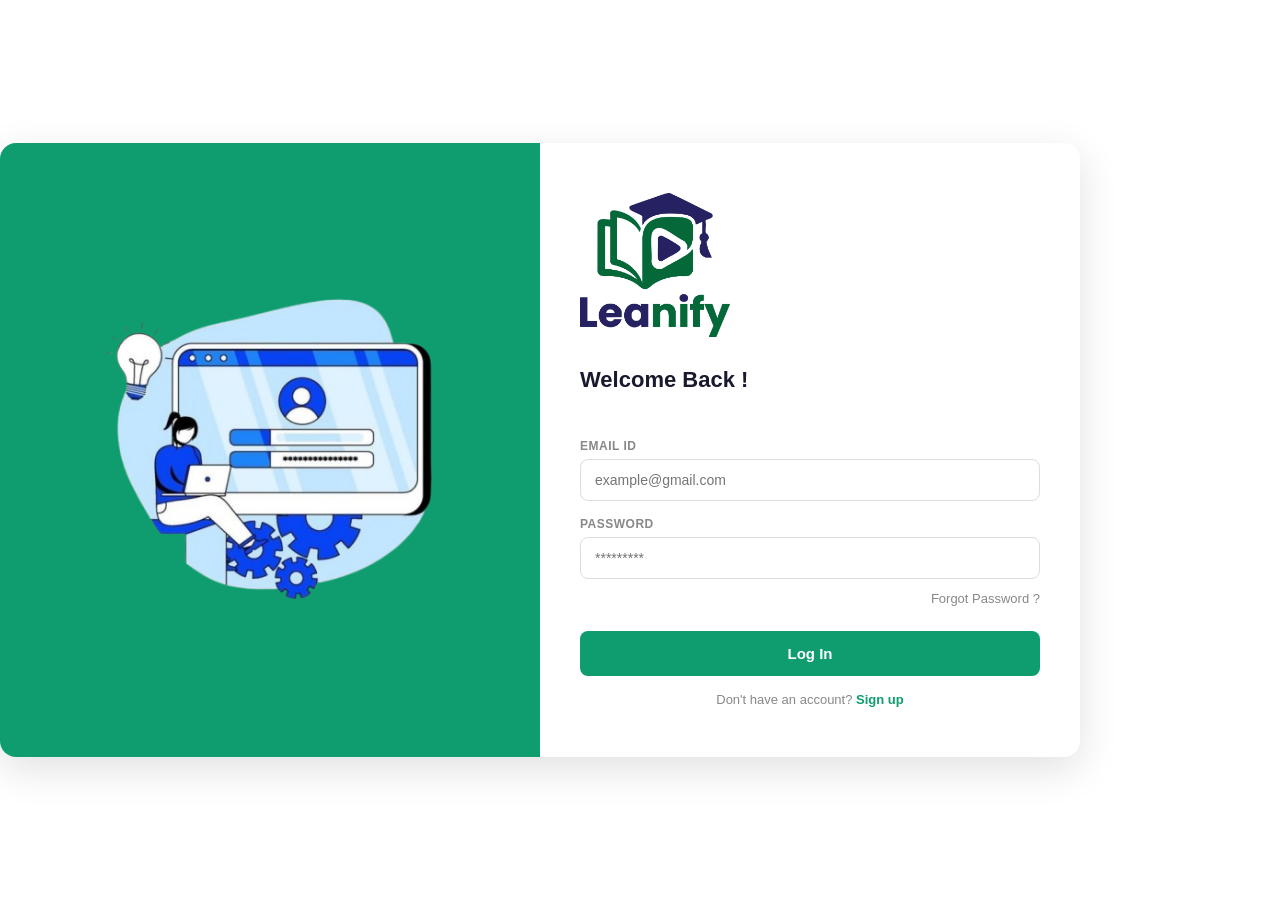
<file: login.html>
<!DOCTYPE html>
<html lang="en">
<head>
<meta charset="UTF-8">
<meta name="viewport" content="width=device-width, initial-scale=1.0">
<title>Login</title>
<link rel="stylesheet" href="./css/main.css">
</head>
<body class="body_login">

<div class="card">
  <div class="left-panel">
    <div class="dots"></div>
    <img src="./public/login.png" alt="login-photo">
  </div>

  <div class="right-panel">
    <div class="brand">
      <img src="./public/ModernLogo.png" alt="">
    </div>
    <div class="welcome">Welcome Back !</div>

    <form id="loginForm">
      <label for="email">EMAIL ID</label>
      <input id="email" type="email" placeholder="example@gmail.com" required>

      <label for="password">PASSWORD</label>
      <input id="password" type="password" placeholder="*********" required>

      <div class="forgot"><a href="#">Forgot Password ?</a></div>

      <button type="submit" class="loginpage-btn">Log In</button>
    </form>
    <p class="switch-link">Don't have an account? <a href="./signup.html">Sign up</a></p>
  </div>
</div>

<script src="./js/login.js"></script>
</body>
</html>
</file>
<file: css/main.css>
/* component */
@import url("./components/footer.css");
@import url("./components/navbar.css");

/* custome style */
@import url("./variables/color.css");
@import url("./variables/typograpgy.css");
@import url("./variables/spacing.css");

/* style page */
@import url("./pages/index.css");
@import url("./pages/course.css");
@import url("./pages/blog.css");
@import url("./pages/about.css");
@import url("./pages/login.css");
@import url("./pages/signup.css");
</file>
<file: style/navigetionBar.css>
* {
    margin: 0;
    padding: 0;
    box-sizing: border-box;
  }

  body {
    font-family: -apple-system, BlinkMacSystemFont, "Segoe UI", Roboto, sans-serif;
    background: #f7f7f5;
  }

  /* ===== NAVBAR ===== */
  .navbar {
    display: flex;
    align-items: center;
    justify-content: space-between;
    padding: 14px 24px;
    background: #ffffff;
    border-bottom: 1px solid #ebebe8;
    position: relative;
  }

  .logo {
    display: flex;
    align-items: center;
    gap: 8px;
    flex-shrink: 0;
  }

  .logo-icon {
    width: 30px;
    height: 30px;
    border-radius: 8px;
    background: #e1f5ee;
    display: flex;
    align-items: center;
    justify-content: center;
    flex-shrink: 0;
  }

  svg.icon {
    display: inline-block;
    flex-shrink: 0;
    fill: none;
    stroke-width: 2;
    stroke-linecap: round;
    stroke-linejoin: round;
  }

  .logo-icon img {
    width: 36px;
    height: 36px;
    stroke: #0f6e56;
  }

  .logo-text {
    font-size: 16px;
    font-weight: 600;
    color: #1a1a18;
    letter-spacing: -0.2px;
    white-space: nowrap;
  }

  /* Menu (desktop, inline) */
  .nav-menu {
    display: flex;
    align-items: center;
    gap: 28px;
    list-style: none;
    flex: 1;
    justify-content: center;
  }

  .nav-menu a {
    font-size: 14px;
    font-weight: 500;
    color: #5f5e5a;
    text-decoration: none;
    white-space: nowrap;
    transition: color 0.15s ease;
  }

  .nav-menu a.active {
    color: #1a1a18;
  }

  .nav-menu a:hover {
    color: #0f6e56;
  }

  /* Right side: search + login (desktop) */
  .nav-right {
    display: flex;
    align-items: center;
    gap: 10px;
    flex-shrink: 0;
  }

  .search-box {
    display: flex;
    align-items: center;
    gap: 6px;
    background: #f1efe8;
    border-radius: 8px;
    padding: 0 10px;
    height: 34px;
    width: 160px;
  }

  .search-box svg {
    width: 15px;
    height: 15px;
    stroke: #888780;
    flex-shrink: 0;
  }

  .search-box input {
    border: none;
    background: transparent;
    outline: none;
    font-size: 13px;
    width: 100%;
    color: #1a1a18;
    height: 100%;
  }

  .search-box input::placeholder {
    color: #888780;
  }

  .login-btn {
    height: 34px;
    padding: 0 16px;
    font-size: 13px;
    font-weight: 600;
    background: #0f6e56;
    color: #ffffff;
    border: none;
    border-radius: 8px;
    cursor: pointer;
    white-space: nowrap;
    transition: background 0.15s ease;
  }

  .login-btn:hover {
    background: #085041;
  }

  /* Hamburger trigger (hidden on desktop) */
  .menu-toggle {
    display: none;
    background: none;
    border: none;
    cursor: pointer;
    width: 36px;
    height: 36px;
    align-items: center;
    justify-content: center;
    border-radius: 8px;
    flex-shrink: 0;
  }

  .menu-toggle svg {
    width: 22px;
    height: 22px;
    stroke: #1a1a18;
  }

  .menu-toggle:hover {
    background: #f1efe8;
  }

  /* ============================================
     OFF-CANVAS DRAWER
     ============================================ */
  .offcanvas-backdrop {
    position: fixed;
    inset: 0;
    background: rgba(0, 0, 0, 0.45);
    opacity: 0;
    visibility: hidden;
    transition: opacity 0.25s ease, visibility 0.25s ease;
    z-index: 100;
  }

  .offcanvas-backdrop.open {
    opacity: 1;
    visibility: visible;
  }

  .offcanvas-drawer {
    position: fixed;
    top: 0;
    right: 0;
    height: 100%;
    width: 280px;
    max-width: 80vw;
    background: #ffffff;
    z-index: 101;
    transform: translateX(100%);
    transition: transform 0.28s ease;
    display: flex;
    flex-direction: column;
    box-shadow: -2px 0 12px rgba(0,0,0,0.08);
  }

  .offcanvas-drawer.open {
    transform: translateX(0);
  }

  .offcanvas-header {
    display: flex;
    align-items: center;
    justify-content: space-between;
    padding: 16px 20px;
    border-bottom: 1px solid #ebebe8;
    flex-shrink: 0;
  }

  .offcanvas-close {
    background: none;
    border: none;
    cursor: pointer;
    width: 32px;
    height: 32px;
    display: flex;
    align-items: center;
    justify-content: center;
    border-radius: 8px;
    flex-shrink: 0;
  }

  .offcanvas-close svg {
    width: 20px;
    height: 20px;
    stroke: #1a1a18;
  }

  .offcanvas-close:hover {
    background: #f1efe8;
  }

  .offcanvas-body {
    padding: 16px 20px;
    overflow-y: auto;
    flex: 1;
  }

  .offcanvas-search {
    display: flex;
    align-items: center;
    gap: 8px;
    background: #f1efe8;
    border-radius: 8px;
    padding: 0 12px;
    height: 42px;
    margin-bottom: 20px;
  }

  .offcanvas-search svg {
    width: 16px;
    height: 16px;
    stroke: #888780;
    flex-shrink: 0;
  }

  .offcanvas-search input {
    border: none;
    background: transparent;
    outline: none;
    font-size: 14px;
    width: 100%;
    color: #1a1a18;
    height: 100%;
  }

  .offcanvas-menu {
    list-style: none;
    display: flex;
    flex-direction: column;
  }

  .offcanvas-menu a {
    font-size: 15px;
    font-weight: 500;
    color: #1a1a18;
    text-decoration: none;
    padding: 13px 4px;
    border-bottom: 1px solid #f1efe8;
    display: flex;
    align-items: center;
    gap: 10px;
  }

  .offcanvas-menu a svg {
    width: 18px;
    height: 18px;
    stroke: #888780;
    flex-shrink: 0;
  }

  .offcanvas-menu a.active {
    color: #0f6e56;
  }

  .offcanvas-menu a.active svg {
    stroke: #0f6e56;
  }

  .offcanvas-footer {
    padding: 16px 20px;
    border-top: 1px solid #ebebe8;
    flex-shrink: 0;
  }

  .offcanvas-login-btn {
    height: 44px;
    font-size: 14px;
    font-weight: 600;
    background: #0f6e56;
    color: #ffffff;
    border: none;
    border-radius: 8px;
    cursor: pointer;
    width: 100%;
  }

  /* ============================================
     TABLET (≤900px)
     - inline menu hides, hamburger opens drawer
     - search box + login button stay inline in navbar
     ============================================ */
  @media (max-width: 900px) {
    .nav-menu {
      display: none;
    }

    .menu-toggle {
      display: flex;
    }

    .search-box {
      width: 130px;
    }

    .navbar {
      padding: 12px 20px;
    }
  }

  /* ============================================
     MOBILE (≤600px)
     - inline search + login also hide
     - everything (menu, search, login) lives in the drawer
     ============================================ */
  @media (max-width: 600px) {
    .navbar {
      padding: 10px 16px;
    }

    .search-box,
    .nav-right .login-btn {
      display: none;
    }

    .logo-text {
      font-size: 15px;
    }
  }
</file>
<file: style/footer.css>
* {
    margin: 0;
    padding: 0;
    box-sizing: border-box;
  }
 
  body {
    font-family: -apple-system, BlinkMacSystemFont, "Segoe UI", Roboto, sans-serif;
    background: #f7f7f5;
  }
 
  svg.icon {
    display: inline-block;
    flex-shrink: 0;
    fill: none;
    stroke-width: 2;
    stroke-linecap: round;
    stroke-linejoin: round;
  }
 
  /* ===== FOOTER WRAPPER ===== */
  .site-footer {
    background: #052e26;
    color: #cfeae1;
  }
 
  /* ===== CAMBODIA SKYLINE ART ===== */
  .skyline {
    display: block;
    width: 100%;
    height: 220px;
    background-image: linear-gradient(180deg, rgba(5,46,38,0.55), rgba(5,46,38,0.92)), url('https://images.unsplash.com/photo-1541429819176-c002777fa174?fm=jpg&q=80&w=2000&auto=format&fit=crop');
    background-size: cover;
    background-position: center;
  }
 
  @media (max-width: 600px) {
    .skyline {
      height: 150px;
    }
  }
 
  /* ===== TOP ROW: search + login replacing newsletter ===== */
  .footer-top {
    max-width: 1180px;
    margin: 0 auto;
    padding: 0 24px 36px;
    display: grid;
    grid-template-columns: 1.3fr 1fr 1fr 1.2fr;
    gap: 32px;
  }
 
  .footer-col h4 {
    font-size: 18px;
    font-weight: 600;
    color: #ffffff;
    letter-spacing: 0.2px;
  }
  .footer-col .footer-logo{
    display: flex;
    align-items: center;
    gap: 5px;
    margin-bottom: 15px;
  }
  .footer-col .footer-logo img{
    width: 48px;
    height: 48px;
  }
 
  .footer-col a, .footer-col p {
    display: block;
    font-size: 13px;
    color: #a9cfc4;
    text-decoration: none;
    margin-bottom: 10px;
    line-height: 1.5;
  }
 
  .footer-col a:hover {
    color: #ffffff;
  }
 
  /* search + login block */
  .access-box {
    display: flex;
    align-items: center;
    gap: 8px;
    margin-bottom: 14px;
  }
 
  .footer-search {
    display: flex;
    align-items: center;
    gap: 8px;
    background: #0b4538;
    border: 1px solid #145e4d;
    border-radius: 8px;
    padding: 0 12px;
    height: 38px;
    flex: 1;
    max-width: 230px;
  }
 
  .footer-search svg {
    width: 15px;
    height: 15px;
    stroke: #7fb8a8;
    flex-shrink: 0;
  }
 
  .footer-search input {
    border: none;
    background: transparent;
    outline: none;
    font-size: 13px;
    color: #ffffff;
    width: 100%;
    height: 100%;
  }
 
  .footer-search input::placeholder {
    color: #6fa595;
  }
 
  .footer-login-btn {
    height: 38px;
    padding: 0 18px;
    font-size: 13px;
    font-weight: 600;
    background: #1d9e75;
    color: #04342c;
    border: none;
    border-radius: 8px;
    cursor: pointer;
    white-space: nowrap;
    flex-shrink: 0;
    transition: background 0.15s ease;
  }
 
  .footer-login-btn:hover {
    background: #5dcaa5;
  }
 
  .footer-blurb {
    font-size: 13px;
    color: #8cbcae;
    line-height: 1.6;
    margin-top: 4px;
    max-width: 260px;
  }
 
  .social-row {
    display: flex;
    align-items: center;
    gap: 10px;
    margin-top: 4px;
  }
 
  .social-row span {
    font-size: 13px;
    font-weight: 600;
    color: #ffffff;
    margin-right: 4px;
  }
 
  .social-icon {
    width: 30px;
    height: 30px;
    border-radius: 50%;
    background: #0b4538;
    display: flex;
    align-items: center;
    justify-content: center;
    cursor: pointer;
  }
 
  .social-icon svg {
    width: 15px;
    height: 15px;
    stroke: #cfeae1;
  }
 
  /* ===== BOTTOM STRIP ===== */
  .footer-bottom {
    border-top: 1px solid #0e4a3c;
    padding: 24px;
    text-align: center;
  }
 
  .footer-bottom .legal-line {
    font-size: 13px;
    color: #a9cfc4;
    margin-bottom: 6px;
  }
 
  .footer-bottom .legal-line.copyright {
    font-size: 12px;
    color: #6fa595;
    margin-top: 14px;
    margin-bottom: 0;
  }
 
  .badges-row {
    display: flex;
    align-items: center;
    justify-content: center;
    gap: 28px;
    margin-top: 18px;
    flex-wrap: wrap;
  }
 
  .badge-group {
    display: flex;
    align-items: center;
    gap: 8px;
  }
 
  .badge-icon {
    width: 32px;
    height: 32px;
    border-radius: 6px;
    background: #0b4538;
    display: flex;
    align-items: center;
    justify-content: center;
  }
 
  .badge-icon svg {
    width: 17px;
    height: 17px;
    stroke: #5dcaa5;
  }
 
  .badge-text {
    font-size: 11px;
    font-weight: 600;
    color: #cfeae1;
    text-align: left;
    line-height: 1.3;
  }
 
  .payment-row {
    display: flex;
    align-items: center;
    gap: 16px;
  }
 
  .payment-pill {
    height: 32px;
    padding: 0 14px;
    border-radius: 6px;
    background: #0b4538;
    display: flex;
    align-items: center;
    font-size: 12px;
    font-weight: 700;
    color: #cfeae1;
    letter-spacing: 0.3px;
  }
 
  /* ===== RESPONSIVE ===== */
  @media (max-width: 900px) {
    .footer-top {
      grid-template-columns: 1fr 1fr;
      gap: 28px 24px;
    }
    .badges-row {
      gap: 20px;
    }
  }
 
  @media (max-width: 600px) {
    .footer-top {
      grid-template-columns: 1fr;
      padding: 0 20px 28px;
    }
    .access-box {
      flex-wrap: wrap;
    }
    .footer-search {
      max-width: none;
      width: 100%;
    }
    .footer-login-btn {
      width: 100%;
    }
    .badges-row {
      flex-direction: column;
      gap: 16px;
    }
    .footer-bottom {
      padding: 20px 16px;
    }
  }
</file>
